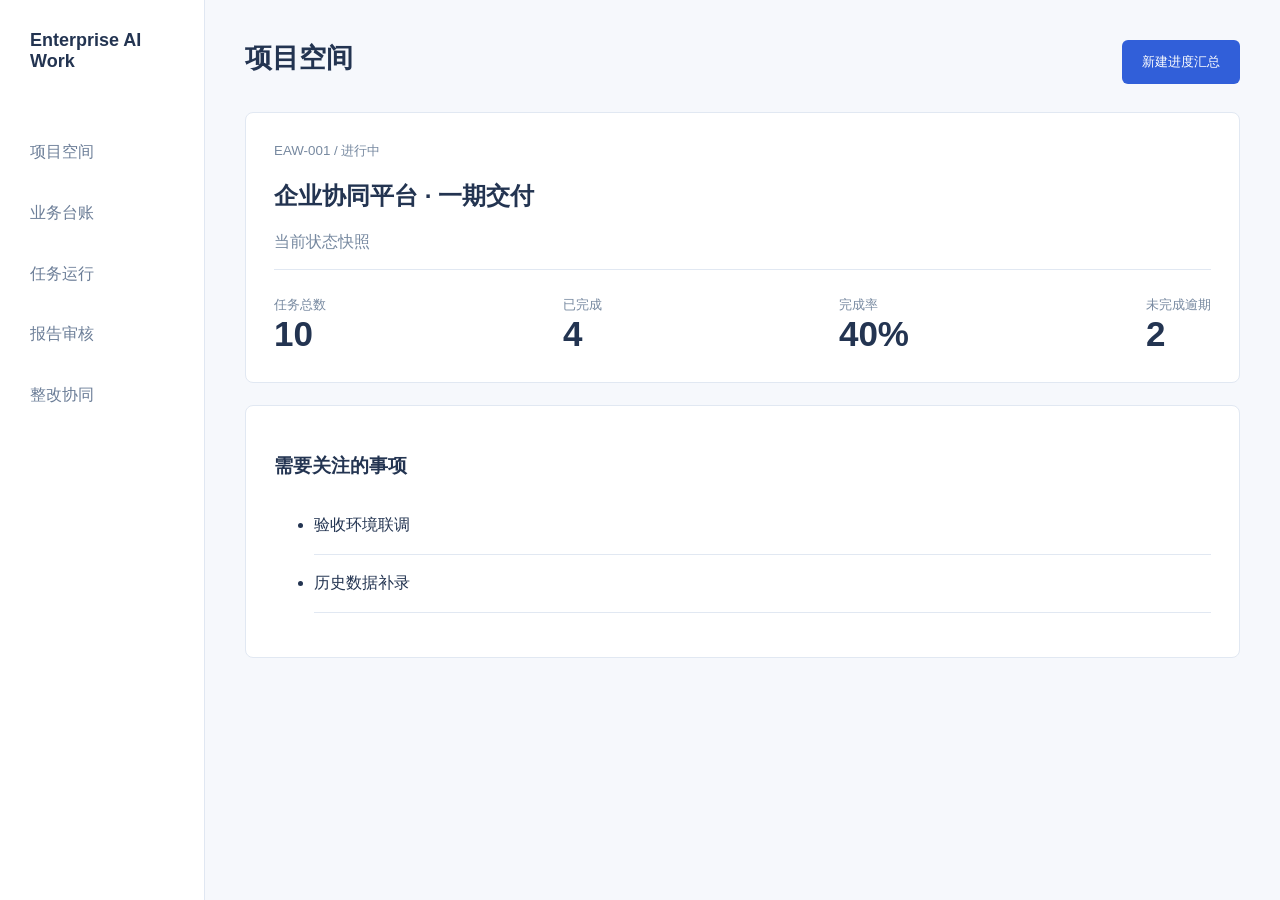
<file: docs/design/a-console.html>
<!doctype html><html lang="zh-CN"><head><meta charset="utf-8"><title>Enterprise AI Work 方向研究</title><style>body{margin:0;font:16px -apple-system,sans-serif;color:#233451;background:#f6f8fc}aside{width:205px;height:100vh;float:left;background:white;padding:30px;box-sizing:border-box;border-right:1px solid #e0e7f2}aside b{font-size:18px}nav{line-height:3.8;color:#6c7e98;margin-top:50px}main{margin-left:205px;padding:40px}header{display:flex;justify-content:space-between;margin-bottom:28px}button{background:#315fd9;border:0;color:white;padding:13px 20px;border-radius:6px}article,section{background:white;border:1px solid #e1e8f2;padding:28px;border-radius:8px;margin-bottom:22px}h1{margin:0;font-size:27px}h2{font-size:24px}.metrics{display:flex;justify-content:space-between;border-top:1px solid #e1e8f2;padding-top:25px}strong{font-size:35px}small,p{color:#7789a0}li{padding:18px 0;border-bottom:1px solid #e1e8f2}</style></head><body><aside><b>Enterprise AI Work</b><nav>项目空间<br>业务台账<br>任务运行<br>报告审核<br>整改协同</nav></aside><main><header><h1>项目空间</h1><button>新建进度汇总</button></header><article><small>EAW-001 / 进行中</small><h2>企业协同平台 · 一期交付</h2><p>当前状态快照</p><div class="metrics"><div><small>任务总数</small><br><strong>10</strong></div><div><small>已完成</small><br><strong>4</strong></div><div><small>完成率</small><br><strong>40%</strong></div><div><small>未完成逾期</small><br><strong>2</strong></div></div></article><section><h3>需要关注的事项</h3><ul><li>验收环境联调</li><li>历史数据补录</li></ul></section></main></body></html>
</file>
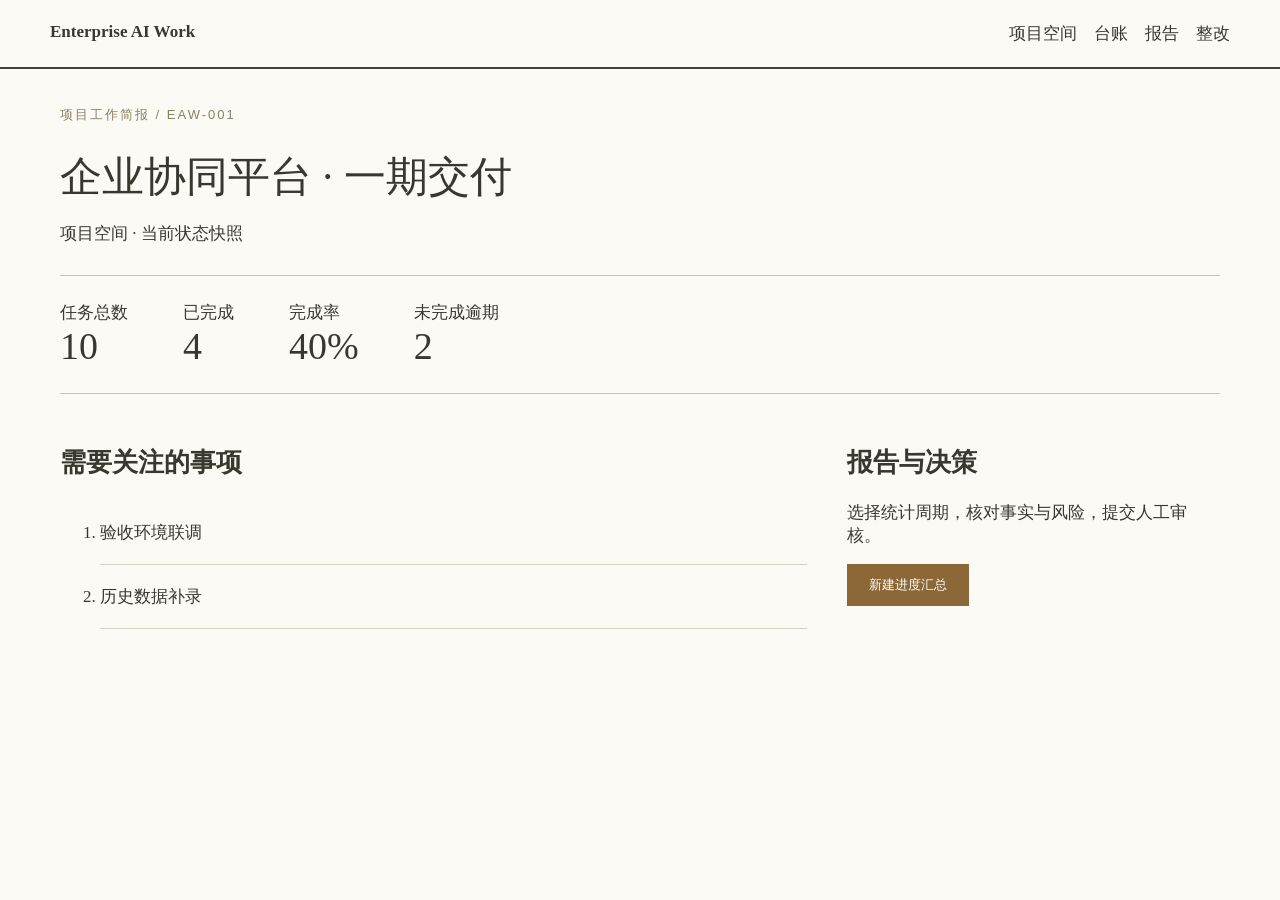
<file: docs/design/b-briefing.html>
<!doctype html><html lang="zh-CN"><head><meta charset="utf-8"><title>Enterprise AI Work 方向研究</title><style>body{margin:0;background:#fcfaf5;color:#39372e;font:17px Georgia,"Songti SC",serif}header{padding:22px 50px;border-bottom:2px solid #3e4238;display:flex;justify-content:space-between}main{padding:35px 60px}small{letter-spacing:2px;font:13px sans-serif;color:#8c8061}h1{font-size:42px;font-weight:500;margin:25px 0 12px}.line{display:flex;gap:55px;border-block:1px solid #c8c3b8;padding:25px 0;margin:30px 0}strong{font-size:38px;font-weight:400}section{display:grid;grid-template-columns:2fr 1fr;gap:40px}li{padding:20px 0;border-bottom:1px solid #d8d1c3}button{padding:12px 22px;border:0;background:#8c6737;color:white}</style></head><body><header><b>Enterprise AI Work</b><span>项目空间　台账　报告　整改</span></header><main><small>项目工作简报 / EAW-001</small><h1>企业协同平台 · 一期交付</h1><p>项目空间 · 当前状态快照</p><div class="line"><div>任务总数<br><strong>10</strong></div><div>已完成<br><strong>4</strong></div><div>完成率<br><strong>40%</strong></div><div>未完成逾期<br><strong>2</strong></div></div><section><div><h2>需要关注的事项</h2><ol><li>验收环境联调</li><li>历史数据补录</li></ol></div><div><h2>报告与决策</h2><p>选择统计周期，核对事实与风险，提交人工审核。</p><button>新建进度汇总</button></div></section></main></body></html>
</file>
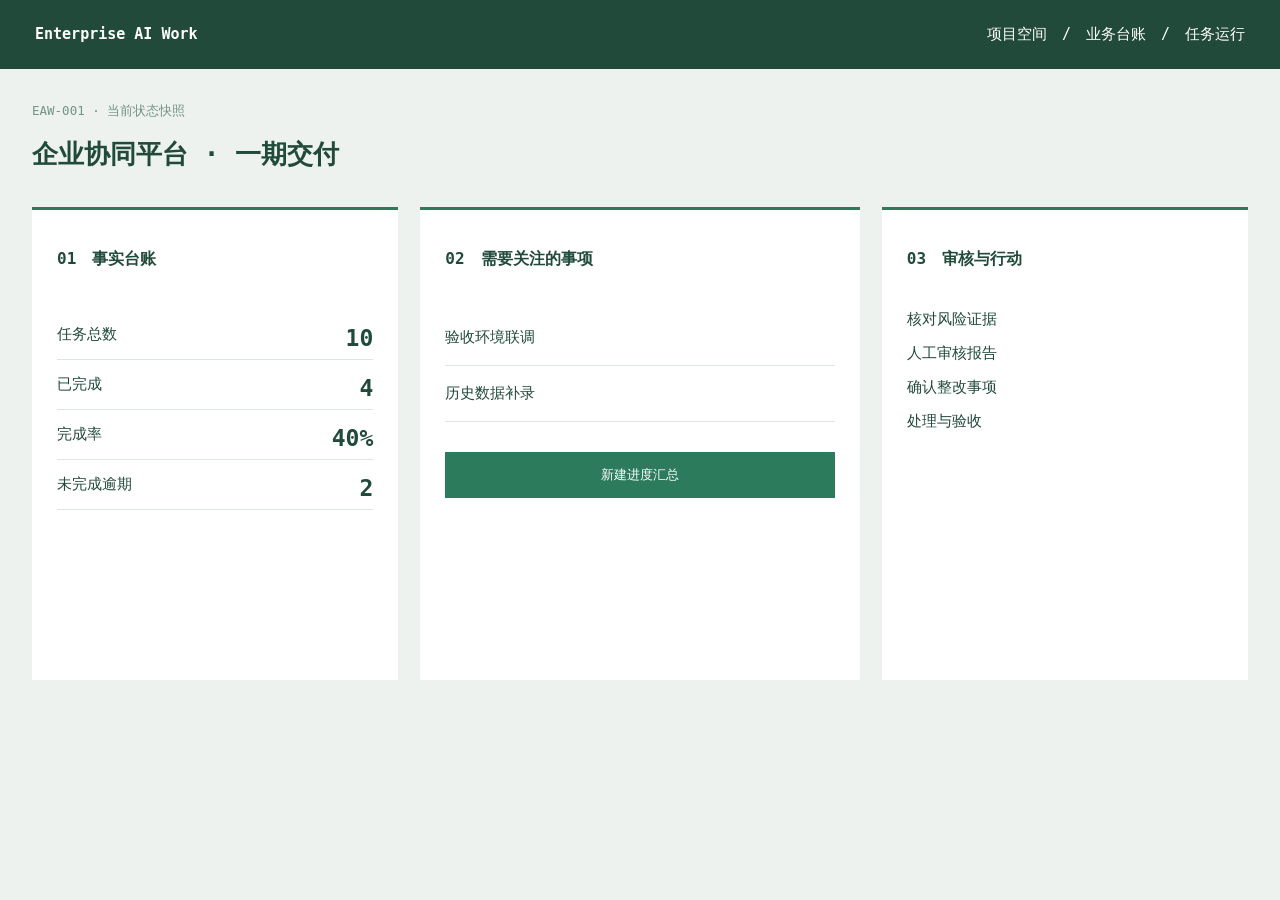
<file: docs/design/c-action-board.html>
<!doctype html><html lang="zh-CN"><head><meta charset="utf-8"><title>Enterprise AI Work 方向研究</title><style>body{margin:0;background:#edf2ef;color:#214a3b;font:15px ui-monospace,"PingFang SC",monospace}header{background:#214a3b;color:white;padding:25px 35px;display:flex;justify-content:space-between}main{padding:32px}h1{font-size:26px}.grid{display:grid;grid-template-columns:1fr 1.2fr 1fr;gap:22px;margin-top:35px}section{border-top:3px solid #2d7b5d;background:#fff;padding:25px;min-height:420px}h2{font-size:16px;margin-bottom:40px}.stat{padding:15px 0;border-bottom:1px solid #dbe7df}strong{float:right;font-size:23px}article{padding:18px 0;border-bottom:1px solid #dbe7df}button{background:#2d7b5d;color:white;border:0;padding:14px 24px;width:100%;margin-top:30px}small{color:#769384}</style></head><body><header><b>Enterprise AI Work</b><span>项目空间　/　业务台账　/　任务运行</span></header><main><small>EAW-001 · 当前状态快照</small><h1>企业协同平台 · 一期交付</h1><div class="grid"><section><h2>01　事实台账</h2><div class="stat">任务总数<strong>10</strong></div><div class="stat">已完成<strong>4</strong></div><div class="stat">完成率<strong>40%</strong></div><div class="stat">未完成逾期<strong>2</strong></div></section><section><h2>02　需要关注的事项</h2><article>验收环境联调</article><article>历史数据补录</article><button>新建进度汇总</button></section><section><h2>03　审核与行动</h2><p>核对风险证据</p><p>人工审核报告</p><p>确认整改事项</p><p>处理与验收</p></section></div></main></body></html>
</file>
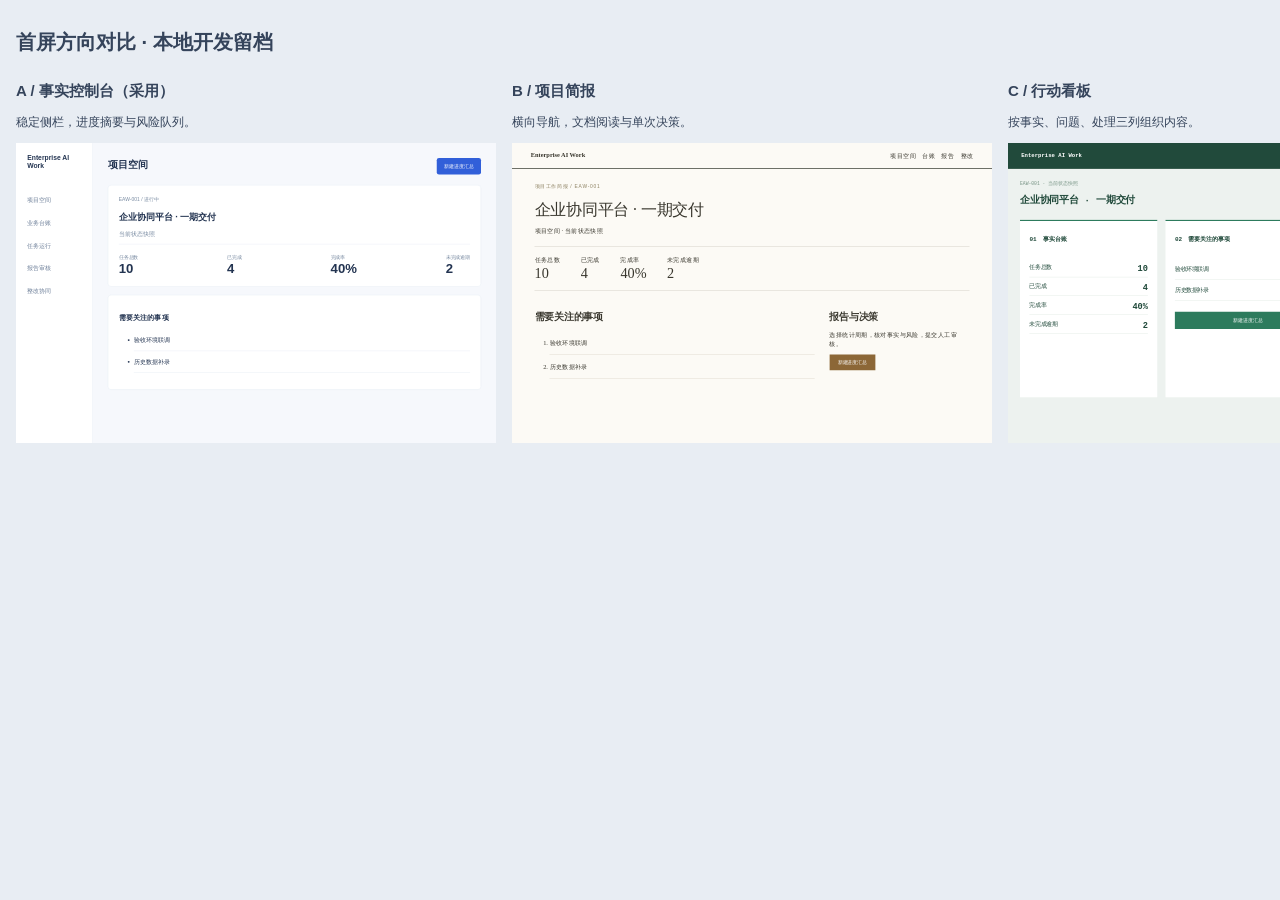
<file: docs/design/compare.html>
<!doctype html><html lang="zh-CN"><meta charset="utf-8"><title>三方向对比</title><style>body{margin:0;background:#e8edf3;font:14px sans-serif;padding:16px;color:#35445b}.grid{display:grid;grid-template-columns:repeat(3,480px);gap:16px}.frame{width:480px;height:300px;overflow:hidden;background:white}iframe{width:1280px;height:800px;transform:scale(.375);transform-origin:top left;border:0}h2{font-size:15px}p{font-size:12px}</style><h1 style="font-size:20px">首屏方向对比 · 本地开发留档</h1><div class="grid"><section><h2>A / 事实控制台（采用）</h2><p>稳定侧栏，进度摘要与风险队列。</p><div class="frame"><iframe src="a-console.html"></iframe></div></section><section><h2>B / 项目简报</h2><p>横向导航，文档阅读与单次决策。</p><div class="frame"><iframe src="b-briefing.html"></iframe></div></section><section><h2>C / 行动看板</h2><p>按事实、问题、处理三列组织内容。</p><div class="frame"><iframe src="c-action-board.html"></iframe></div></section></div>
</file>
